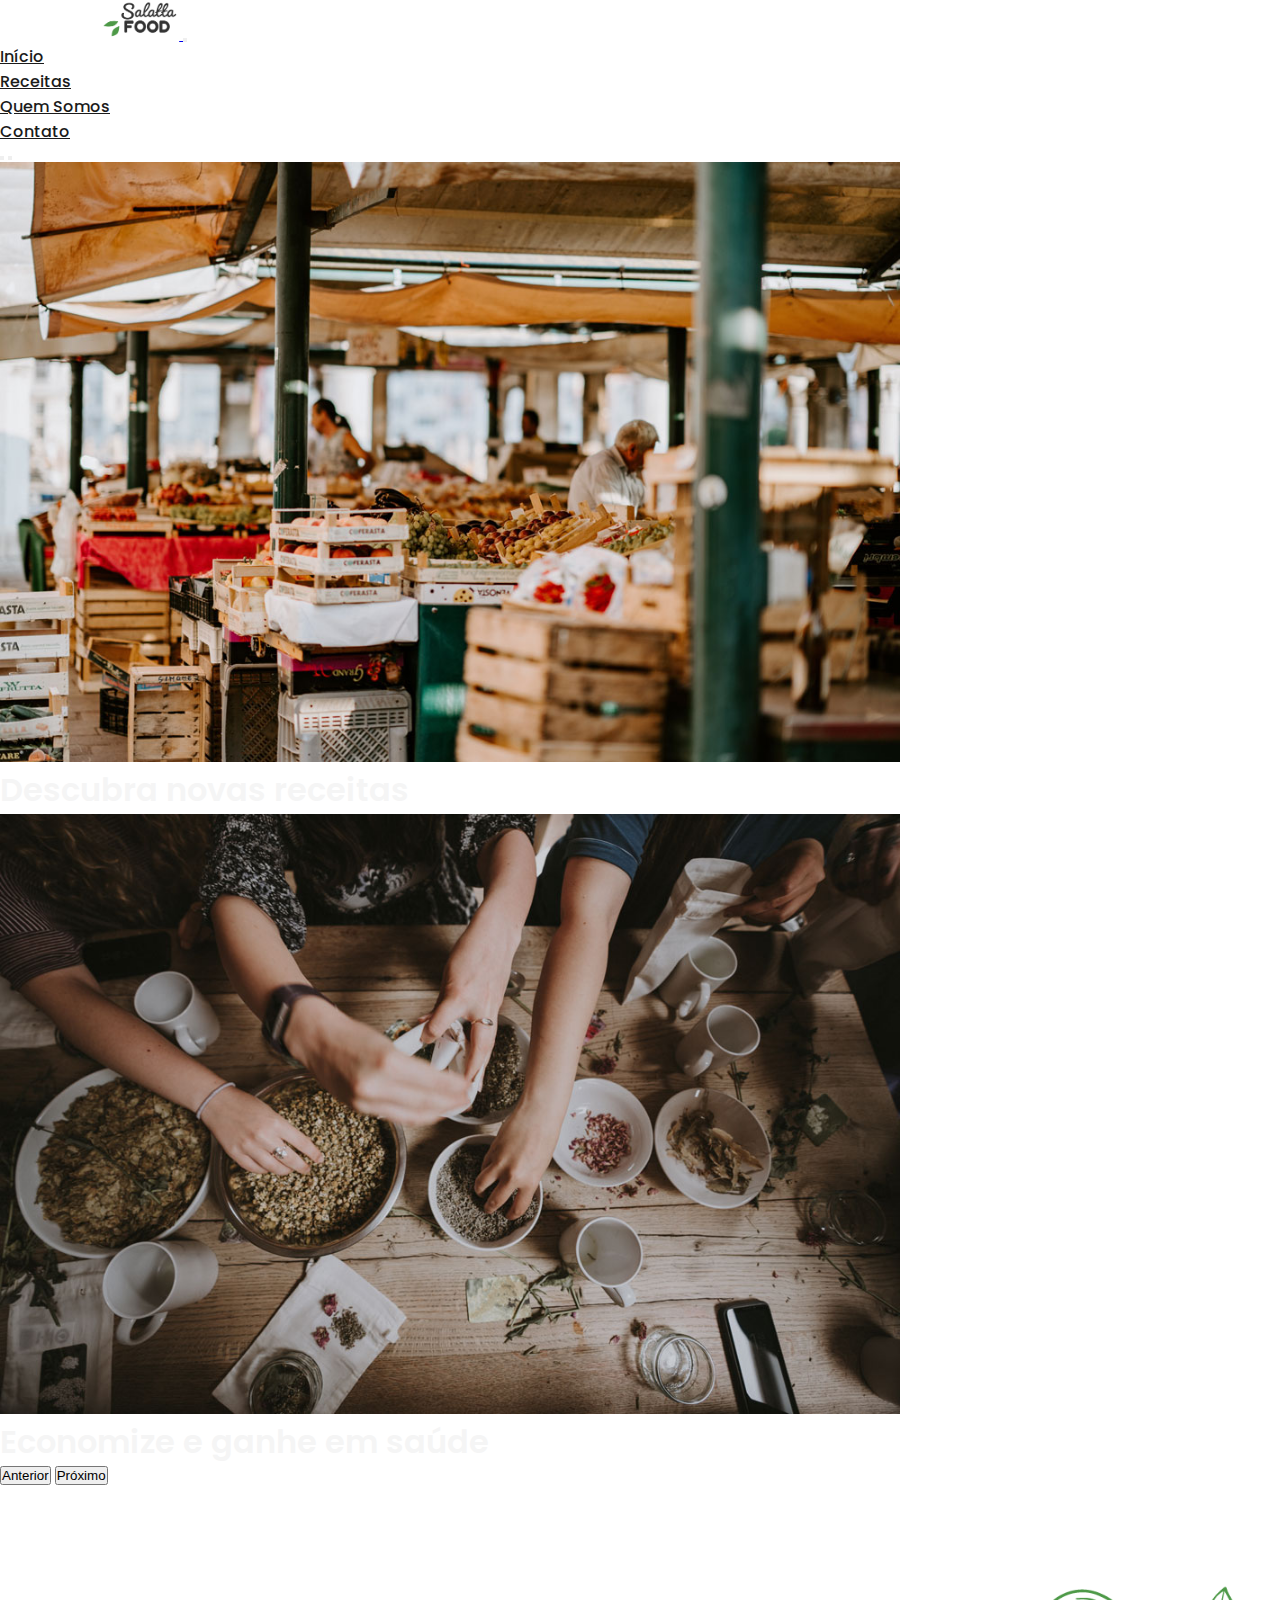
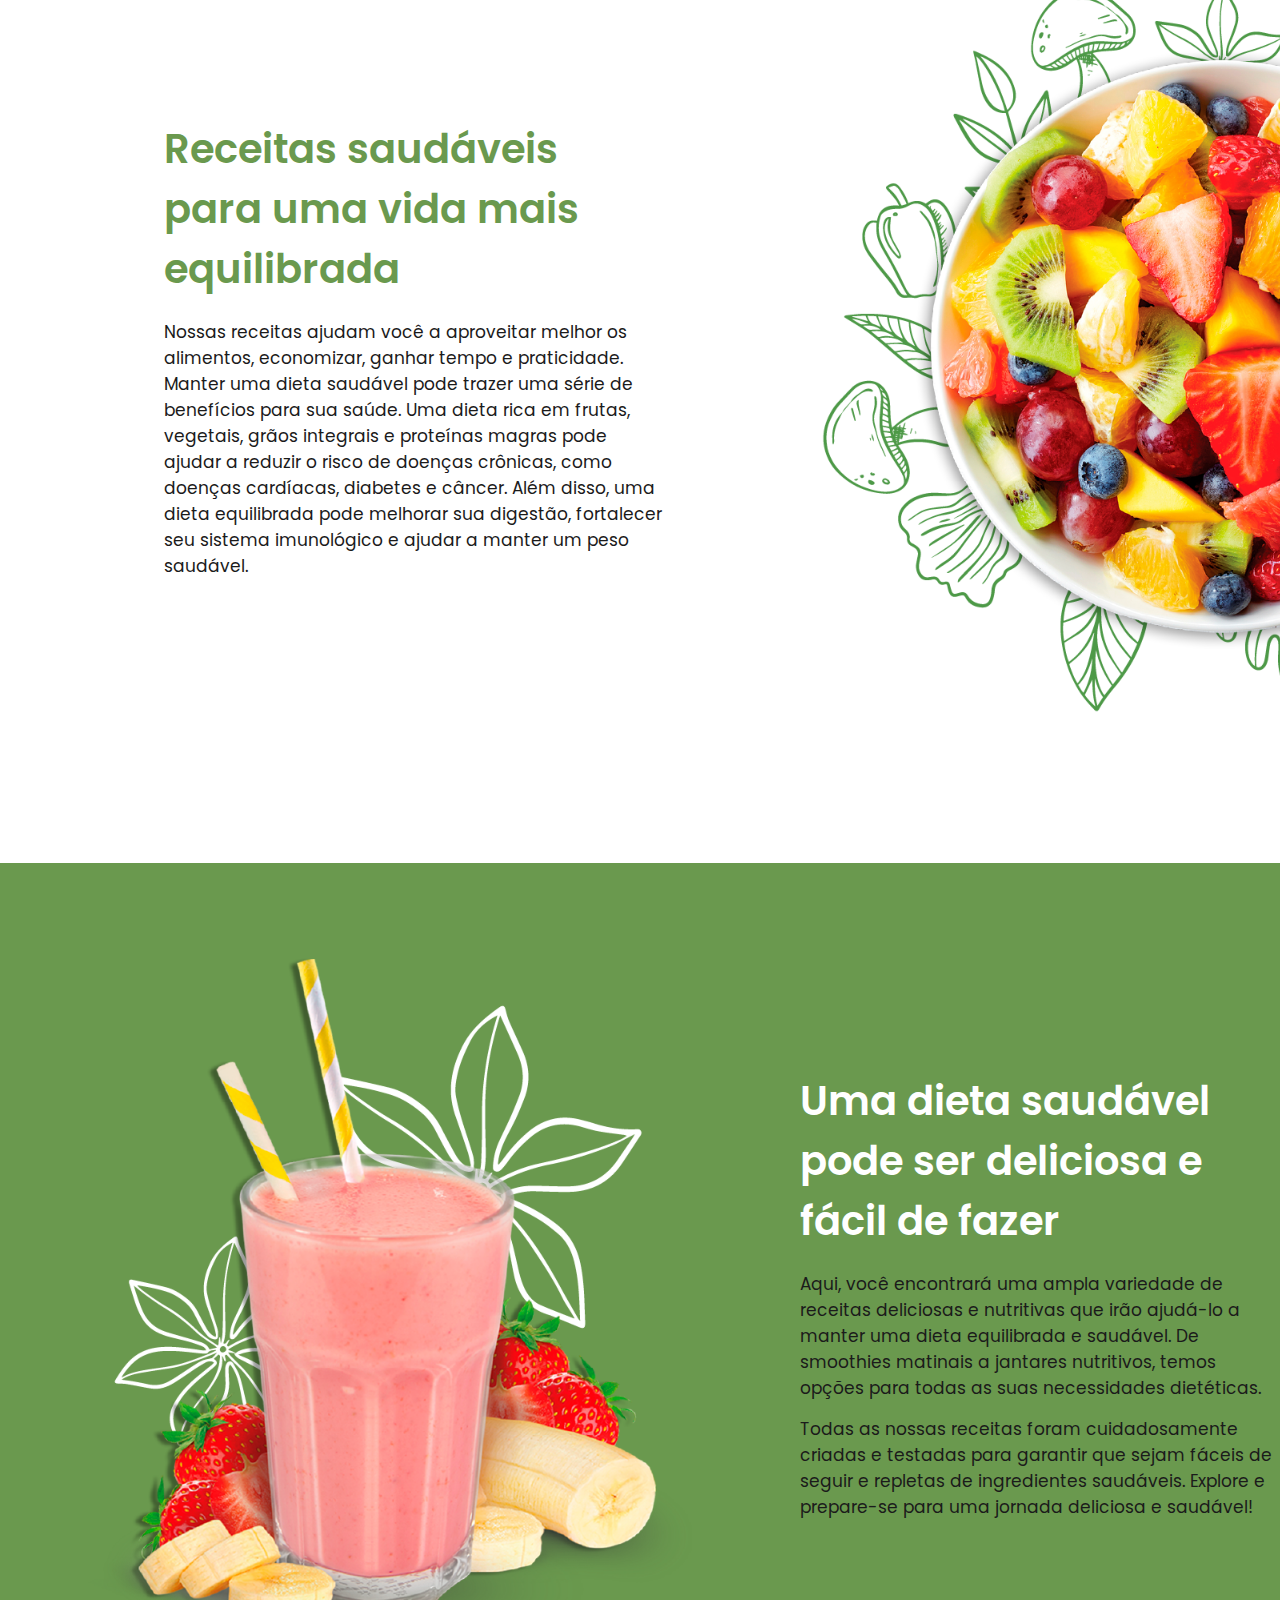
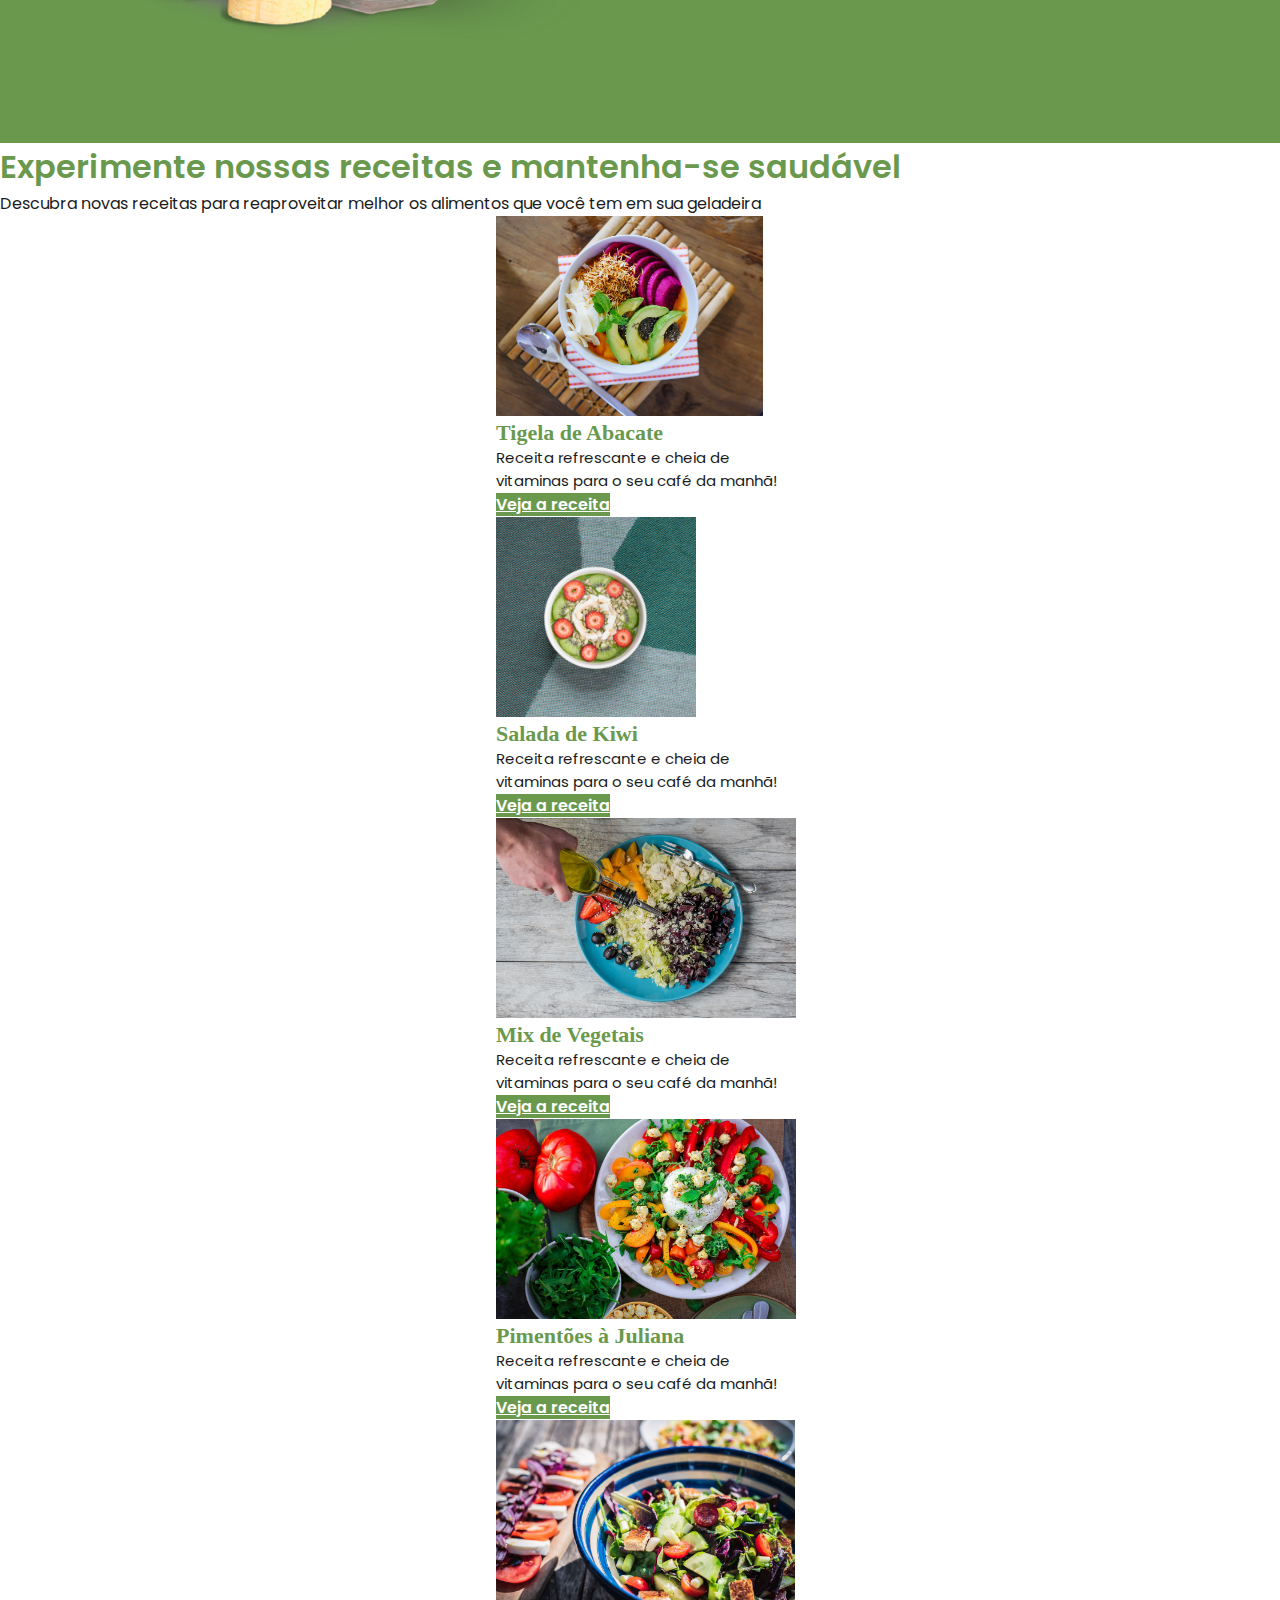
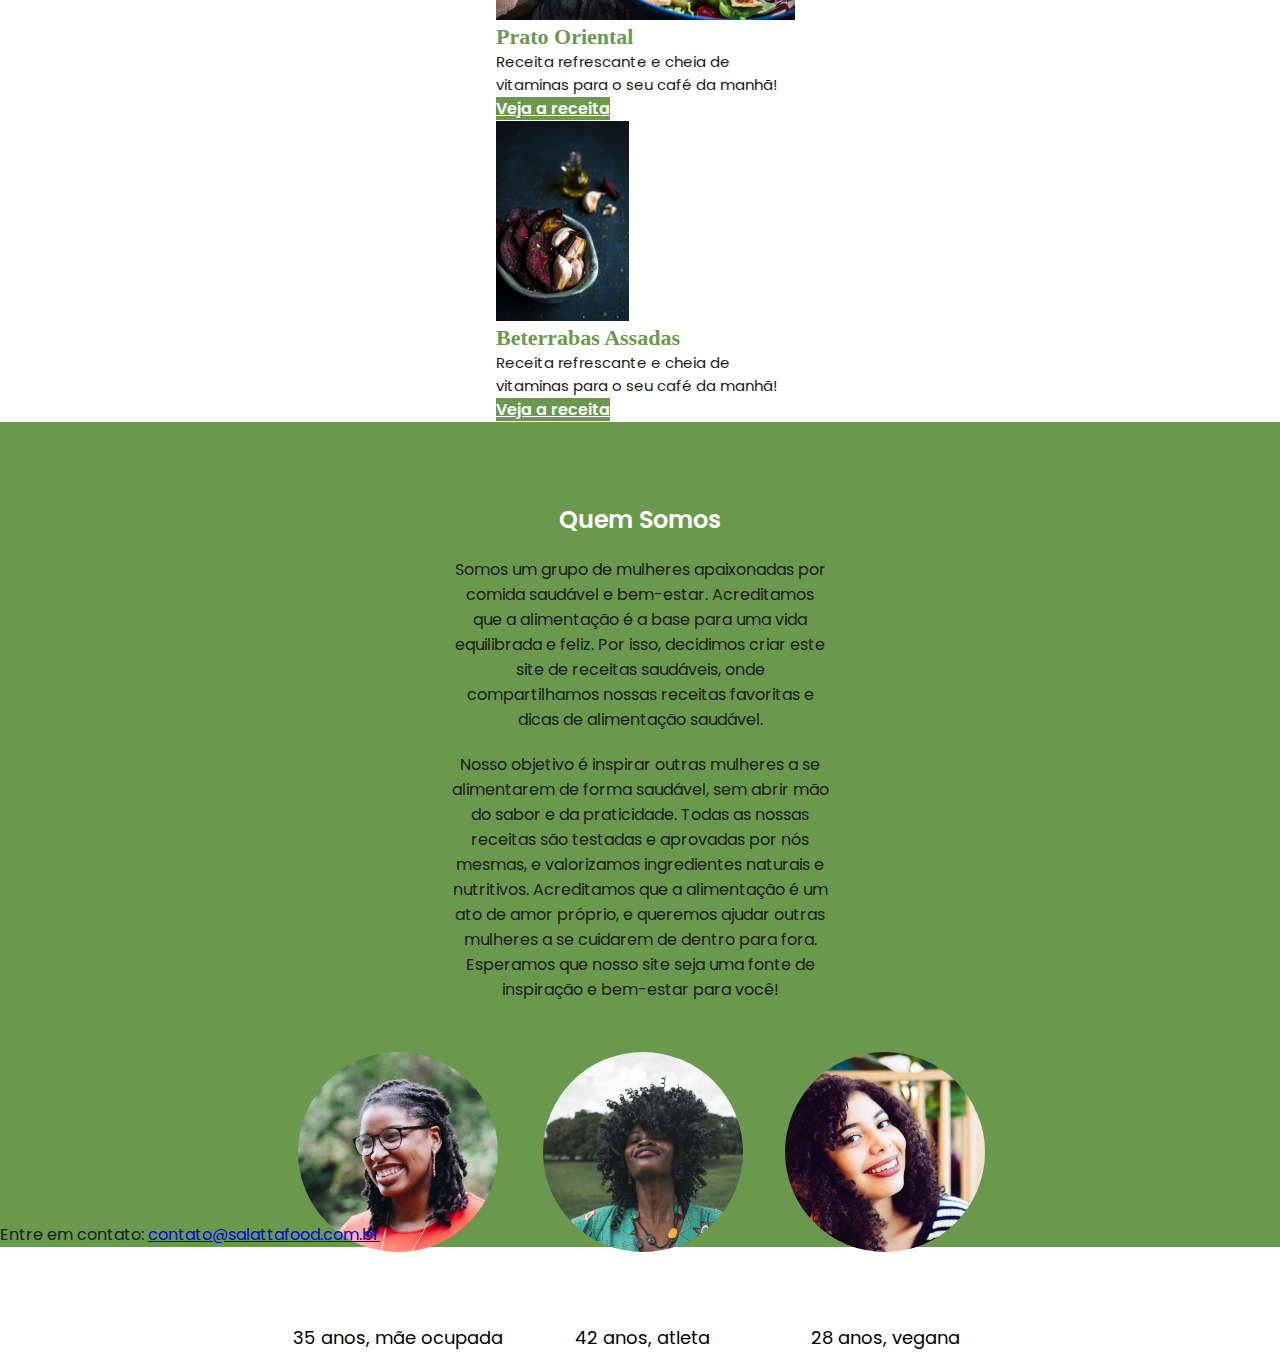
<file: index.html>
<!DOCTYPE html>
<html>

<head>
  <meta charset="utf-8">
  <meta name="viewport" content="width=device-width, initial-scale=1">
  <title>Salatta Food</title>
  <link rel="icon" type="image/x-icon" href="src/img/icon.png">
  <link href="https://cdn.jsdelivr.net/npm/bootstrap@5.3.0-alpha1/dist/css/bootstrap.min.css" rel="stylesheet"
    integrity="sha384-GLhlTQ8iRABdZLl6O3oVMWSktQOp6b7In1Zl3/Jr59b6EGGoI1aFkw7cmDA6j6gD" crossorigin="anonymous">
  <link rel="stylesheet" type="text/css" href="src/style.css">
</head>

<body>

  <!--NAVBAR -->
  <header class="nav">
    <nav class="navbar navbar-expand-lg bg-body-tertiary fixed-top">
      <div class="container-fluid">
        <a class="navbar-brand" href="#">
          <img src="src/img/logo-preta.png" alt="salattafood-brand" height="40">
        </a>
        <button class="navbar-toggler" type="button" data-bs-toggle="collapse" data-bs-target="#navbarNavAltMarkup"
          aria-controls="navbarNavAltMarkup" aria-expanded="false" aria-label="Toggle navigation">
          <span class="navbar-toggler-icon"></span>
        </button>
        <div class="collapse navbar-collapse justify-content-end" id="navbarNavAltMarkup">
          <ul class="navbar-nav">
            <li class="nav-item">
              <a class="nav-link" aria-current="page" href="index.html">Início</a>
            </li>
            <li class="nav-item">
              <a class="nav-link" href="#titulo">Receitas</a>
            </li>
            <li class="nav-item">
              <a class="nav-link" href="#">Quem Somos</a>
            </li>
            <li class="nav-item">
              <a class="nav-link" data-bs-toggle="modal" data-bs-target="#modal-contato" href="#">
                Contato
              </a>
            </li>
          </ul>
        </div>
      </div>
    </nav>
  </header>

  <!-- CAROUSEL -->
  <main>
    <section class="carrossel">
      <div id="carouselExampleIndicators" class="carousel slide" data-bs-ride="carousel">
        <div class="carousel-indicators">
          <button type="button" data-bs-target="#carouselExampleIndicators" data-bs-slide-to="0" class="active"
            aria-current="true" aria-label="Slide 1"></button>
          <button type="button" data-bs-target="#carouselExampleIndicators" data-bs-slide-to="1"
            aria-label="Slide 2"></button>
        </div>
        <div class="carousel-inner">
          <div class="carousel-item active">
            <img src="src/img/carrossel-img1.jpg" class="d-block w-100 imagem-carrossel" alt="...">
            <div class="carousel-caption d-none d-md-block h-50">
              <h1 class="fonte-titulo display-4">Descubra novas receitas</h1>
            </div>
          </div>
          <div class="carousel-item">
            <img src="src/img/carrossel-img2.jpg" class="d-block w-100 imagem-carrossel-dois" alt="...">
            <div class="carousel-caption d-none d-md-block h-50">
              <h1 class="fonte-titulo display-4">Economize e ganhe em saúde</h1>
            </div>
          </div>
        </div>
        <button class="carousel-control-prev" type="button" data-bs-target="#carouselExampleIndicators"
          data-bs-slide="prev">
          <span class="carousel-control-prev-icon" aria-hidden="true"></span>
          <span class="visually-hidden">Anterior</span>
        </button>
        <button class="carousel-control-next" type="button" data-bs-target="#carouselExampleIndicators"
          data-bs-slide="next">
          <span class="carousel-control-next-icon" aria-hidden="true"></span>
          <span class="visually-hidden">Próximo</span>
        </button>
      </div>
    </section>
    
    <!--APRESENTAÇÃO-->
    <section class="apresentacao">
        <section class="primeiro-texto">
          <article class="textos1 text-sm-start">
            <h4 class="texto1">Receitas saudáveis para uma vida mais equilibrada</h4>
            <p class="texto2">Nossas receitas ajudam você a aproveitar melhor os alimentos, economizar, ganhar tempo e praticidade. 
                Manter uma dieta saudável pode trazer uma série de benefícios para sua saúde. Uma dieta rica em frutas, vegetais, grãos 
                integrais e proteínas magras pode ajudar a reduzir o risco de doenças crônicas, como doenças cardíacas, diabetes e câncer. 
                Além disso, uma dieta equilibrada pode melhorar sua digestão, fortalecer seu sistema imunológico e ajudar a manter um peso saudável. </p>
          </article>
          <img class="frutas" src="src/img/frutas.png" alt="frutas">
        </section>
    </section>

    <section class="apresentacao-final">
      <section class="segundo-texto">
        <img class="smoothie" src="src/img/smoothie.png" alt="smoothie">
        <article class="textos2 text-sm-start">
            <h4 class="texto3">Uma dieta saudável pode ser deliciosa e fácil de fazer</h4>
            <p class="texto4">
                Aqui, você encontrará uma ampla variedade de receitas deliciosas e nutritivas que irão ajudá-lo a manter uma dieta equilibrada e saudável. 
                De smoothies matinais a jantares nutritivos, temos opções para todas as suas necessidades dietéticas. 
            </p>
            <p class="texto4">
                Todas as nossas receitas foram cuidadosamente criadas e testadas para garantir que sejam fáceis de seguir e repletas de ingredientes saudáveis.
                Explore e prepare-se para uma jornada deliciosa e saudável!
            </p>
        </article>
      </section>
    </section>

    <!-- TITLE -->
    <section id="titulo">
      <h1 class="text-center texto-titulo cor-especial pt-5">Experimente nossas receitas e mantenha-se saudável</h1>
      <p class="text-center pb-5">Descubra novas receitas para reaproveitar melhor os alimentos que você tem em sua geladeira</p>
    </section>

    <!-- RECIPES CARDS 1 -->
    <section class="container" id="receitas">
      <div class="row">
        <div class="col col-12 col-md-4">
          <article class="card borda-cor-especial card-largura p-0 m-4">
            <img src="src/img/receita-abacate.jpg" class="card-img-top card-posicao-imagem"
              alt="tigela com salada de abacate, vista superior">
            <div class="card-body">
              <h5 class="card-title">Tigela de Abacate</h5>
              <p class="card-text">Receita refrescante e cheia de vitaminas para o seu café da manhã!</p>
              <a href="tigela-abacate.html" class="btn botao-cor-especial">Veja a receita</a>
            </div>
          </article>
        </div>
        <div class="col col-12 col-md-4">
          <article class="card borda-cor-especial card-largura p-0 m-4">
            <img src="src/img/receita-kiwi.jpg" class="card-img-top card-posicao-imagem"
              alt="tigela de mingau com kiwi, vista superior">
            <div class="card-body">
              <h5 class="card-title">Salada de Kiwi</h5>
              <p class="card-text">Receita refrescante e cheia de vitaminas para o seu café da manhã!</p>
              <a href="#" class="btn botao-cor-especial">Veja a receita</a>
            </div>
          </article>
        </div>
        <div class="col col-12 col-md-4">
          <article class="card borda-cor-especial card-largura p-0 m-4">
            <img src="src/img/receita-mix.jpg" class="card-img-top card-posicao-imagem"
              alt="prato com mix de vegetais e mão de pessoa adicionando azeite, vista superior">
            <div class="card-body">
              <h5 class="card-title">Mix de Vegetais</h5>
              <p class="card-text">Receita refrescante e cheia de vitaminas para o seu café da manhã!</p>
              <a href="#" class="btn botao-cor-especial">Veja a receita</a>
            </div>
          </article>
        </div>
      </div>
    </section>

    <!-- RECIPES CARDS 2 -->
    <section class="container pb-5" id="receitas">
      <div class="row">
        <div class="col col-12 col-md-4">
          <article class="card borda-cor-especial card-largura p-0 m-4 col-12">
            <img src="src/img/receita-pimentoes.jpg" class="card-img-top card-posicao-imagem"
              alt="prato de salada de pimentões com alguns ingredientes ao lado, vista superior">
            <div class="card-body">
              <h5 class="card-title">Pimentões à Juliana</h5>
              <p class="card-text">Receita refrescante e cheia de vitaminas para o seu café da manhã!</p>
              <a href="#" class="btn botao-cor-especial">Veja a receita</a>
            </div>
          </article>
        </div>
        <div class="col col-12 col-md-4">
          <article class="card borda-cor-especial card-largura p-0 m-4 col-12">
            <img src="src/img/receita-oriental.jpg" class="card-img-top card-posicao-imagem"
              alt="tigela com salada de vegetais estilo oriental, vista de cima">
            <div class="card-body">
              <h5 class="card-title">Prato Oriental</h5>
              <p class="card-text">Receita refrescante e cheia de vitaminas para o seu café da manhã!</p>
              <a href="#" class="btn botao-cor-especial">Veja a receita</a>
            </div>
          </article>
        </div>
        <div class="col col-12 col-md-4">
          <article class="card borda-cor-especial card-largura p-0 m-4 col-12">
            <img src="src/img/receita-beterrabas.jpg" class="card-img-top card-posicao-imagem"
              alt="tigela com beterrabas e dentes de alho assados em primeiro plano, com ingredientes ao fundo">
            <div class="card-body">
              <h5 class="card-title">Beterrabas Assadas</h5>
              <p class="card-text">Receita refrescante e cheia de vitaminas para o seu café da manhã!</p>
              <a href="#" class="btn botao-cor-especial">Veja a receita</a>
            </div>
          </article>
        </div>
      </div>
    </section>
  </main>

  <!-- QUEM SOMOS -->
  <section id="quem-somos">
    <h2 class="titulo-quemsomos">Quem Somos</h2>
    <p class="texto-quemsomos">
      Somos um grupo de mulheres apaixonadas por comida saudável e bem-estar. Acreditamos que a alimentação é a base para uma vida equilibrada e feliz. 
      Por isso, decidimos criar este site de receitas saudáveis, onde compartilhamos nossas receitas favoritas e dicas de alimentação saudável.
    </p>
    <p class="texto-quemsomos">
      Nosso objetivo é inspirar outras mulheres a se alimentarem de forma saudável, sem abrir mão do sabor e da praticidade. 
      Todas as nossas receitas são testadas e aprovadas por nós mesmas, e valorizamos ingredientes naturais e nutritivos.
      Acreditamos que a alimentação é um ato de amor próprio, e queremos ajudar outras mulheres a se cuidarem de dentro para fora. 
      Esperamos que nosso site seja uma fonte de inspiração e bem-estar para você!
    </p>    
    <div class="equipe">
      <div class="membro">
        <img src="src/img/quemsomos-andreia.jpg">
        <h3 class="nome">Andréia Souza</h3>
        <p class="texto-descricao">35 anos, mãe ocupada</p>
      </div>
      <div class="membro">
        <img src="src/img/quemsomos-marcela.jpg">
        <h3 class="nome">Marcela Ferraz</h3>
        <p>42 anos, atleta</p>
      </div>
      <div class="membro">
        <img src="src/img/quemsomos-roberta.jpg">
        <h3 class="nome">Roberta Amorim</h3>
        <p>28 anos, vegana</p>
      </div>
    </div>
  </section>
  

  <!-- FOOTER -->
  <footer class="rodape p-4">
    <p class="text-light m-0 text-center">Entre em contato: <a class="text-light" href="mailto:email@frutafruto.com.br">contato@salattafood.com.br</a></p>
  </footer>

  <!-- MODAL -->
  <div class="modal fade" id="modal-contato" tabindex="-1" aria-labelledby="exampleModalLabel" aria-hidden="true">
    <div class="modal-dialog" role="document">
      <dialog class="modal-content">
        <header class="modal-header">
          <h1 class="modal-title fs-5" id="exampleModalLabel">Fale Conosco</h1>
          <button type="button" class="btn-close" data-bs-dismiss="modal" aria-label="Close">
            <span aria-hidden="true"></span>
          </button>
        </header>
        <main class="modal-body">
          <form>
            <div class="mb-3">
              <label for="formGroupExampleInput" class="form-label">Nome Completo</label>
              <input type="text" class="form-control" id="formGroupExampleInput" placeholder="Digite seu nome completo">
            </div>
            <div class="mb-3">
              <label for="exampleFormControlInput1" class="form-label">Email</label>
              <input type="email" class="form-control" id="exampleFormControlInput1" placeholder="nome@exemplo.com">
            </div>
            <div class="mb-3">
              <label for="exampleFormControlTextarea1" class="form-label">Digite uma mensagem</label>
              <textarea class="form-control" id="exampleFormControlTextarea1" rows="3" placeholder="Digite aqui sua mensagem"></textarea>
            </div>
          </form>
        </main>
        <footer class="modal-footer">
          <button type="button" class="btn botao-cor-especial">Enviar</button>
        </footer>
      </dialog>
    </div>
  </div>

  <script>
    const myModal = document.getElementById('myModal')
    const myInput = document.getElementById('myInput')

    myModal.addEventListener('shown.bs.modal', () => {
      myInput.focus()
    })
  </script>

  <script src="https://cdn.jsdelivr.net/npm/bootstrap@5.3.0-alpha1/dist/js/bootstrap.bundle.min.js"
    integrity="sha384-w76AqPfDkMBDXo30jS1Sgez6pr3x5MlQ1ZAGC+nuZB+EYdgRZgiwxhTBTkF7CXvN"
    crossorigin="anonymous"></script>

</body>

</html>
</file>
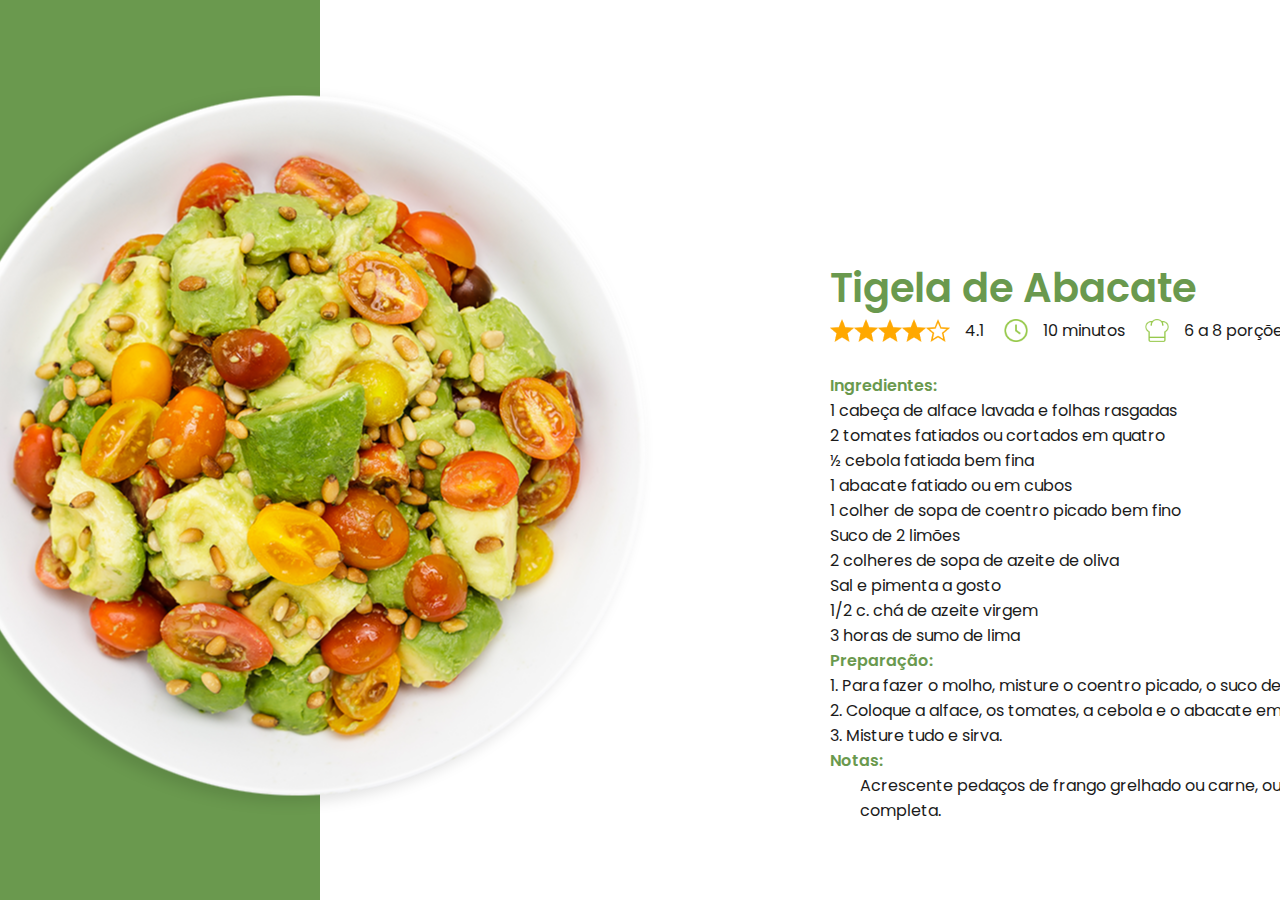
<file: tigela-abacate.html>
<!DOCTYPE html>
<html lang="en">
<head>
    <meta charset="utf-8">
    <meta name="viewport" content="width=device-width, initial-scale=1">
    <title>Salatta Food</title>
    <link rel="icon" type="image/x-icon" href="src/img/icon.png">
    <link href="https://cdn.jsdelivr.net/npm/bootstrap@5.3.0-alpha1/dist/css/bootstrap.min.css" rel="stylesheet"
      integrity="sha384-GLhlTQ8iRABdZLl6O3oVMWSktQOp6b7In1Zl3/Jr59b6EGGoI1aFkw7cmDA6j6gD" crossorigin="anonymous">
    <link rel="stylesheet" type="text/css" href="src/style.css">
</head>
<body>
      <!--NAVBAR -->
  <header class="nav">
    <nav class="navbar navbar-expand-lg bg-body-tertiary fixed-top">
      <div class="container-fluid">
        <a class="navbar-brand" href="#">
          <img src="src/img/logo-preta.png" alt="salattafood-brand" height="40">
        </a>
        <button class="navbar-toggler" type="button" data-bs-toggle="collapse" data-bs-target="#navbarNavAltMarkup"
          aria-controls="navbarNavAltMarkup" aria-expanded="false" aria-label="Toggle navigation">
          <span class="navbar-toggler-icon"></span>
        </button>
        <div class="collapse navbar-collapse justify-content-end" id="navbarNavAltMarkup">
          <ul class="navbar-nav">
            <li class="nav-item">
              <a class="nav-link" aria-current="page" href="index.html">Início</a>
            </li>
            <li class="nav-item">
              <a class="nav-link" href="#receitas">Receitas</a>
            </li>
            <li class="nav-item">
              <a class="nav-link" href="#">Quem Somos</a>
            </li>
            <li class="nav-item">
              <a class="nav-link" data-bs-toggle="modal" data-bs-target="#modal-contato" href="#">
                Contato
              </a>
            </li>
          </ul>
        </div>
      </div>
    </nav>
  </header>

  
  <main class="apresentacao-2">
    <section class="receita">
      <div class="rect">
        <img class="abacate" src="src/img/tigela-abacate.png" alt="tigela-de-abacate">
      </div>
      <div class="descricao">
        <h2 class="titulo-receita">Tigela de Abacate</h2>
        <div class="icones-container">
            <div class="estrelas">
              <img class="icones" src="src/img/estrela-colorida.png" alt="ícone de estrela">
              <img class="icones" src="src/img/estrela-colorida.png" alt="ícone de estrela">
              <img class="icones" src="src/img/estrela-colorida.png" alt="ícone de estrela">
              <img class="icones" src="src/img/estrela-colorida.png" alt="ícone de estrela">
              <img class="icones" src="src/img/estrela-line.png" alt="ícone de estrela">
              <span class="legenda">4.1</span>
            </div>
          <div class="relogio">
            <img class="icones" src="src/img/relogio.png" alt="ícone de relógio">
            <span class="legenda">10 minutos</span>
          </div>
          <div class="porcoes">
            <img class="icones" src="src/img/porções.png" alt="ícone de porções">
            <span class="legenda">6 a 8 porções</span>
          </div>
        </div>
      <div class="receita-escrita">
        <div class="ingredientes">
          <h4 class="titulo-receita-2 pt-3">Ingredientes:</h4>
            <ul class="lista">
              <li>1 cabeça de alface lavada e folhas rasgadas</li>
              <li>2 tomates fatiados ou cortados em quatro</li>
              <li>½ cebola fatiada bem fina</li>
              <li>1 abacate fatiado ou em cubos</li>
              <li>1 colher de sopa de coentro picado bem fino</li>
              <li>Suco de 2 limões</li>
              <li>2 colheres de sopa de azeite de oliva</li>
              <li>Sal e pimenta a gosto</li>
              <li>1/2 c. chá de azeite virgem</li>
              <li>3 horas de sumo de lima</li>
            </ul>
        </div>
        <div class="preparacao pt-3">
          <h4 class="titulo-receita-2">Preparação:</h4>
          <ul class="lista">
            <li>1. Para fazer o molho, misture o coentro picado, o suco de limão, o azeite de oliva, o sal e a pimenta.</li>
            <li>2. Coloque a alface, os tomates, a cebola e o abacate em uma vasilha grande.</li>
            <li>3. Misture tudo e sirva.</li>
          </ul>
        </div>
        <div class="notas pt-3">
          <h4 class="titulo-receita-2">Notas:</h4>
          <p class="final">
            Acrescente pedaços de frango grelhado ou carne, ou sobras de salmão/camarão para transformar esta salada em uma entrada completa.
          </p>
        </div>
      </div>
    </section>
  </main>


    
</body>
</html>
</file>
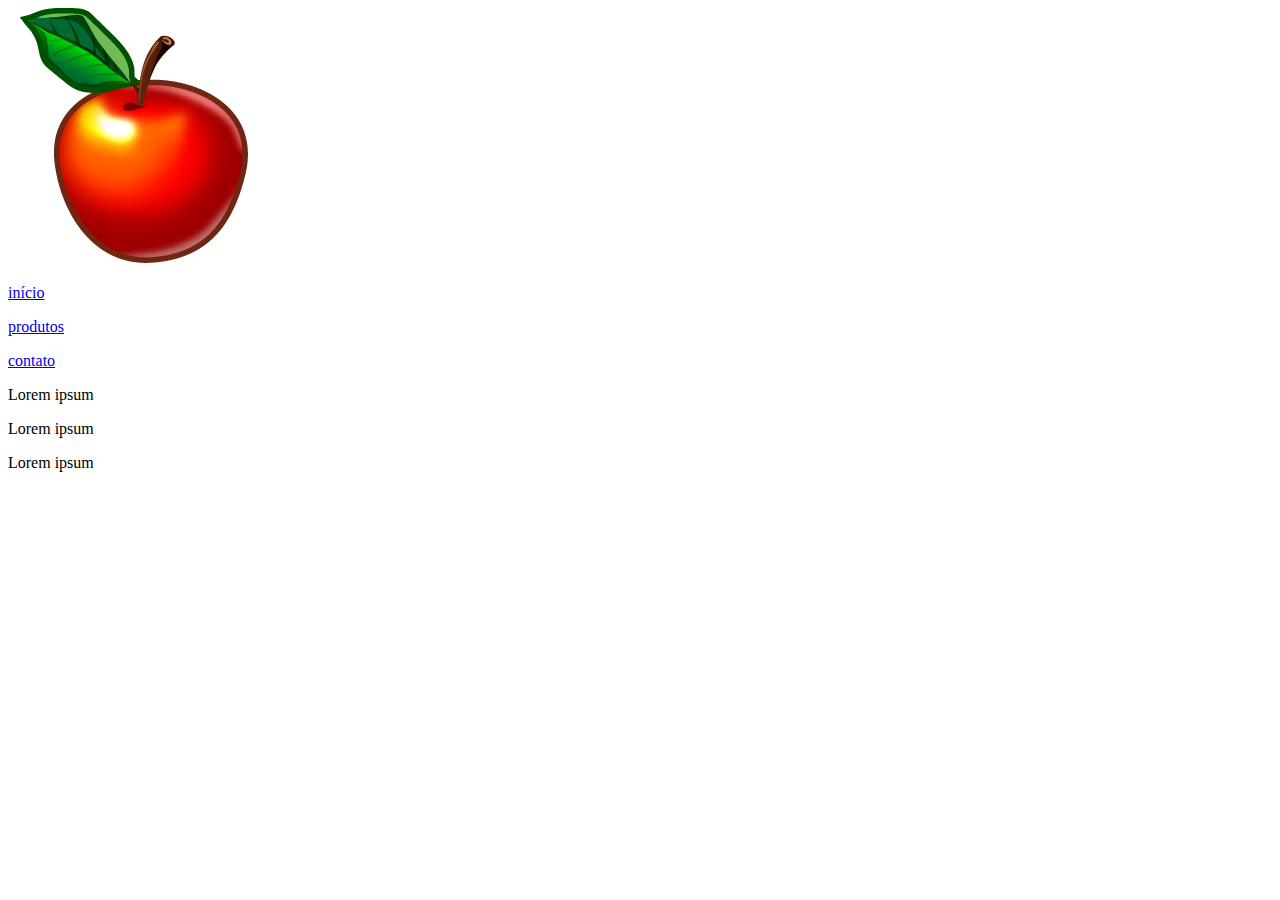
<file: src/semantica-html/html-divs.html>
<!DOCTYPE html>
<html>
<head>
  <meta charset="utf-8">
  <title>meu site</title>
</head>
<body>

  <div class="principal">
    <div class="imagem">
      <img src="apple.png">
    </div>
    <div class="menu">
      <p><a href="#">início</a></p>
      <p><a href="#">produtos</a></p>
      <p><a href="#">contato</a></p>
    </div>
    <div class="textos">
      <div class="texto-um">
        <p>Lorem ipsum</p>
      </div>
      <div class="texto-dois">
        <p>Lorem ipsum</p>
      </div>
      <div class="texto-tres">
        <p>Lorem ipsum</p>
      </div>    
    </div>
  </div>

</body>
</html>
</file>
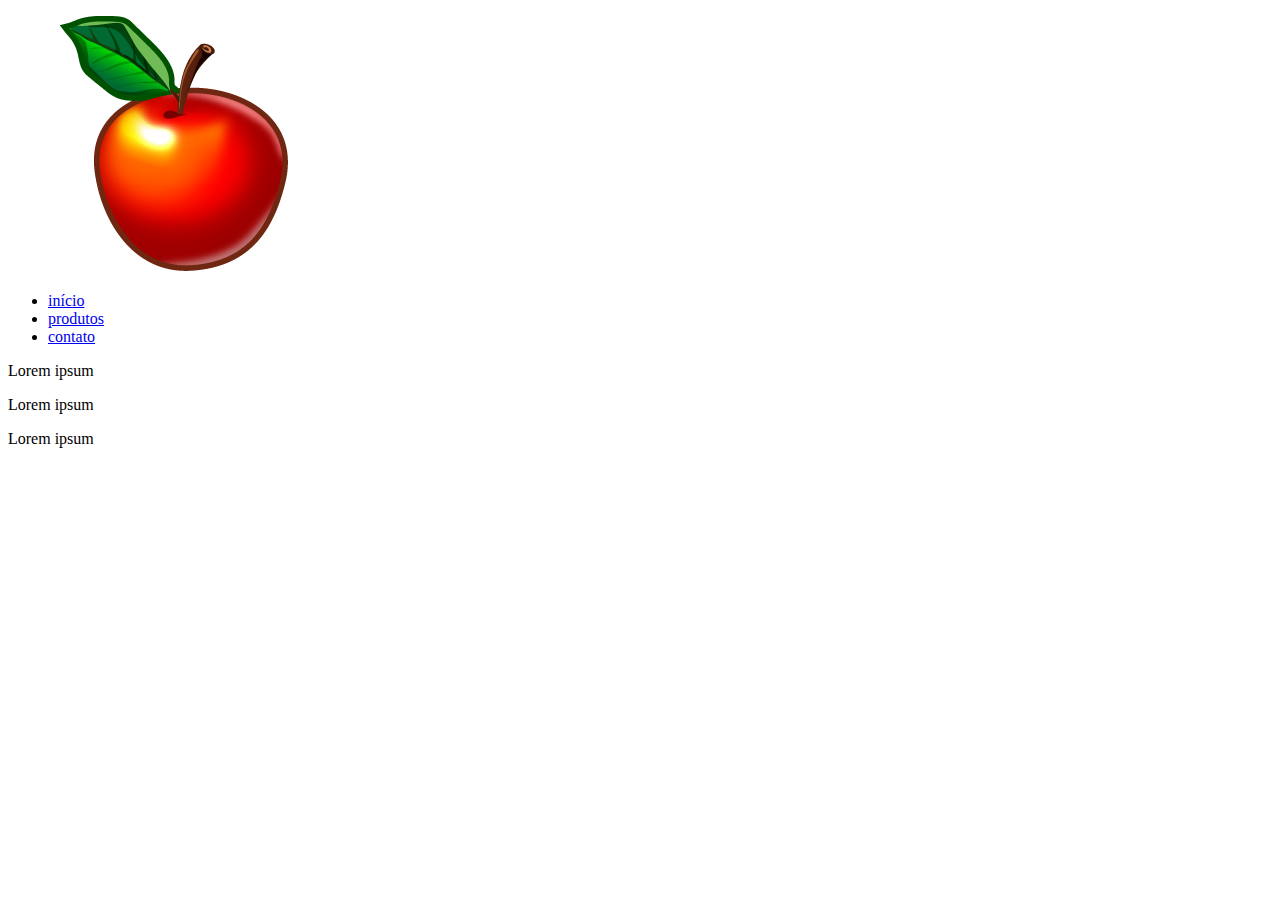
<file: src/semantica-html/html-semantico.html>
<!DOCTYPE html>
<html>
<head>
  <meta charset="utf-8">
  <title>Meu site</title>
</head>
<body>

  <main class="principal">
    <section>
      <figure class="imagem">
        <img src="apple.png" alt="desenho de uma maçã">
      </figure>
      <nav class="menu">
        <ul>
          <li><a href="#">início</a></li>
          <li><a href="#">produtos</a></li>
          <li><a href="#">contato</a></li>
        </ul>
      </nav>
    </section>
    <section class="textos">
      <article class="texto-um">
        <p>Lorem ipsum</p>
      </article>
      <article class="texto-dois">
        <p>Lorem ipsum</p>
      </article>
      <article class="texto-tres">
        <p>Lorem ipsum</p>
      </article>    
    </section>
  </main>

</body>
</html>
</file>
<file: src/style.css>
@import url('https://fonts.googleapis.com/css2?family=Pacifico&family=Poppins:wght@100;300;400;600&display=swap');

* {
    margin: 0;
    padding: 0;
}

.card-largura {
    max-width: 18rem;
}

.col {
    display: flex;
    justify-content: center;

}

.imagem-carrossel {
    object-fit: cover;
    height: 600px;
}

.imagem-carrossel-dois {
    object-fit: cover;
    height: 600px;
}

.primeiro-texto {
    display: flex;
    align-items: center;
    justify-content: space-evenly;
    padding-bottom: 50px;
}

.frutas {
    height: 800px;
    padding-left: 150px;
}

.smoothie {
    height: 800px;
}

.apresentacao {
    background-color: white;
    margin: 5%;
    display: flex;
    align-items: center;
    justify-content: space-evenly;
}

.apresentacao-2 {
    background-color: white;
    margin: 5%;
    display: flex;
    flex-direction: column;
    gap: 40px;
    align-items: center;
    justify-content: space-between;
}

.descricao {
    padding-top: 50px;
    padding-left: 800px;
    width: 90%;
}

.apresentacao-final {
    background-color: #6a994e;
    padding-bottom: 40px;
    padding-top: 40px;
}

.segundo-texto {
    display: flex;
    align-items: center;
    justify-content: space-evenly;
}

.textos1 {
    width: 600px;
}

.textos2 {
    width: 500px;
}

.texto1 {
    font-size: 40px;
    color: #6a994e;
    font-family: 'Poppins';
    padding-left: 100px;
    padding-bottom: 20px;
    text-align: left;
    width: 500px;
    font-weight: 600;
}

.texto2 {
    color: #1b1b1b;
    font-size: 17px;
    font-family: 'Poppins';
    padding-left: 100px;
}

.texto3 {
    width: 450px;
    font-size: 40px;
    color: #ffffff;
    font-family: 'Poppins';
    padding-bottom: 20px;
    font-weight: 600;
}

.texto-titulo {
    font-weight: 600;
} 

.texto4 {
    color: #1b1b1b;
    font-size: 17px;
    font-family: 'Poppins';
    padding-bottom: 15px;
}

.text-center {
    color: #1b1b1b;
    font-family: 'Poppins';
}

.card-title {
    font-size: 22px;
    font-weight: 600;
    color: #6a994e;
}

.card-text {
    font-family: 'Poppins';
    color: #1b1b1b;
    font-size: 15px;
}

.titulo {
    font-family: 'Poppins';
    font-size: 40px;
}

.btn {
    font-family: 'Poppins';
    color: #1b1b1b;
    font-weight: 600;
}

.fonte-titulo {
    font-family: 'Poppins';
    color: whitesmoke;
    font-weight: 600;
}

.cor-especial {
    color: #6a994e;
}

.nav ul li a:hover {
    color: #a7c957;
}

.navbar-brand {
    padding-left: 100px;
}

.navbar-nav {
    font-weight: 500;
    padding-right: 100px;
}

.nav-link {
    font-family: 'Poppins';
    color: #1b1b1b;
}

.botao-cor-especial {
    background-color: #6a994e;
    color: white;
}

.botao-cor-especial2 {
    background-color: #ffffff;
    color: #6a994e;
}

.borda-cor-especial {
    border-color: #a7c957;
}

.card-posicao-imagem {
    object-fit: cover;
    height: 200px;
}

.rodape {
    background-color: #6a994e;
}

.receita {
    color: #1b1b1b;
    font-family: 'Poppins';
}

.titulo-receita {
    color: #6a994e;
    font-family: 'Poppins';
    display: flex;
    font-weight: 600;
    font-size: 40px;
}

.titulo-receita-2 {
    color: #6a994e;
    font-weight: 600;
}

.icones-container {
    display: flex;
    width: 100%;
    padding-bottom: 30px;
}

.icones {
    font-family: 'Poppins';
    width: 24px;
    display: flex;
    flex-direction: row;
    align-items: center;
    justify-content: center;  
}

.estrelas, .relogio, .porcoes {
    display: flex;
    flex-direction: row;
    align-items: center;
    justify-content: center;
    padding-right: 20px;  
}

.estrelas-legenda {
    display: flex;
    flex-direction: row;
    align-items: center;
}

.legenda {
    padding-left: 15px;
}

.lista {
    list-style-type: none;
}

.final {
    padding-left: 30px;
}

.rect {
    position: fixed;
    top: 0;
    left: 0;
    bottom: 0;
    width: 25%; /* ajuste o tamanho do retângulo como desejado */
    background-color: #6a994e; /* cor do retângulo */
  }

.abacate {
    position: absolute;
    top: 50%;
    left: 90%;
    transform: translate(-50%, -50%);
    z-index: 1;
}

#quem-somos {
    padding: 50px 0;
    height: 700px;
    text-align: center;
    background-color: #6a994e;
    font-family: 'Poppins';
}
  
.equipe {
    display: flex;
    flex-wrap: wrap;
    justify-content: center;
    margin-top: 30px;
}
  
.membro {
    margin: 20px;
    text-align: center;
}
  
.membro img {
    width: 200px;
    height: 200px;
    border-radius: 50%;
    object-fit: cover;
}
  
.membro h3 {
    margin-top: 20px;
    font-size: 24px;
}
  
.membro p {
    margin-top: 10px;
    font-size: 18px;
    line-height: 1.5;
}

.nome {
    color: white;
}

.titulo-quemsomos {
    padding-top: 30px;
    color: white;
    font-weight: 600;
}

.texto-quemsomos {
    text-align: center;
    padding-top: 20px;
    padding-left: 450px;
    padding-right: 450px;
    font-size: 16px;
    color: #1b1b1b;
}
</file>
